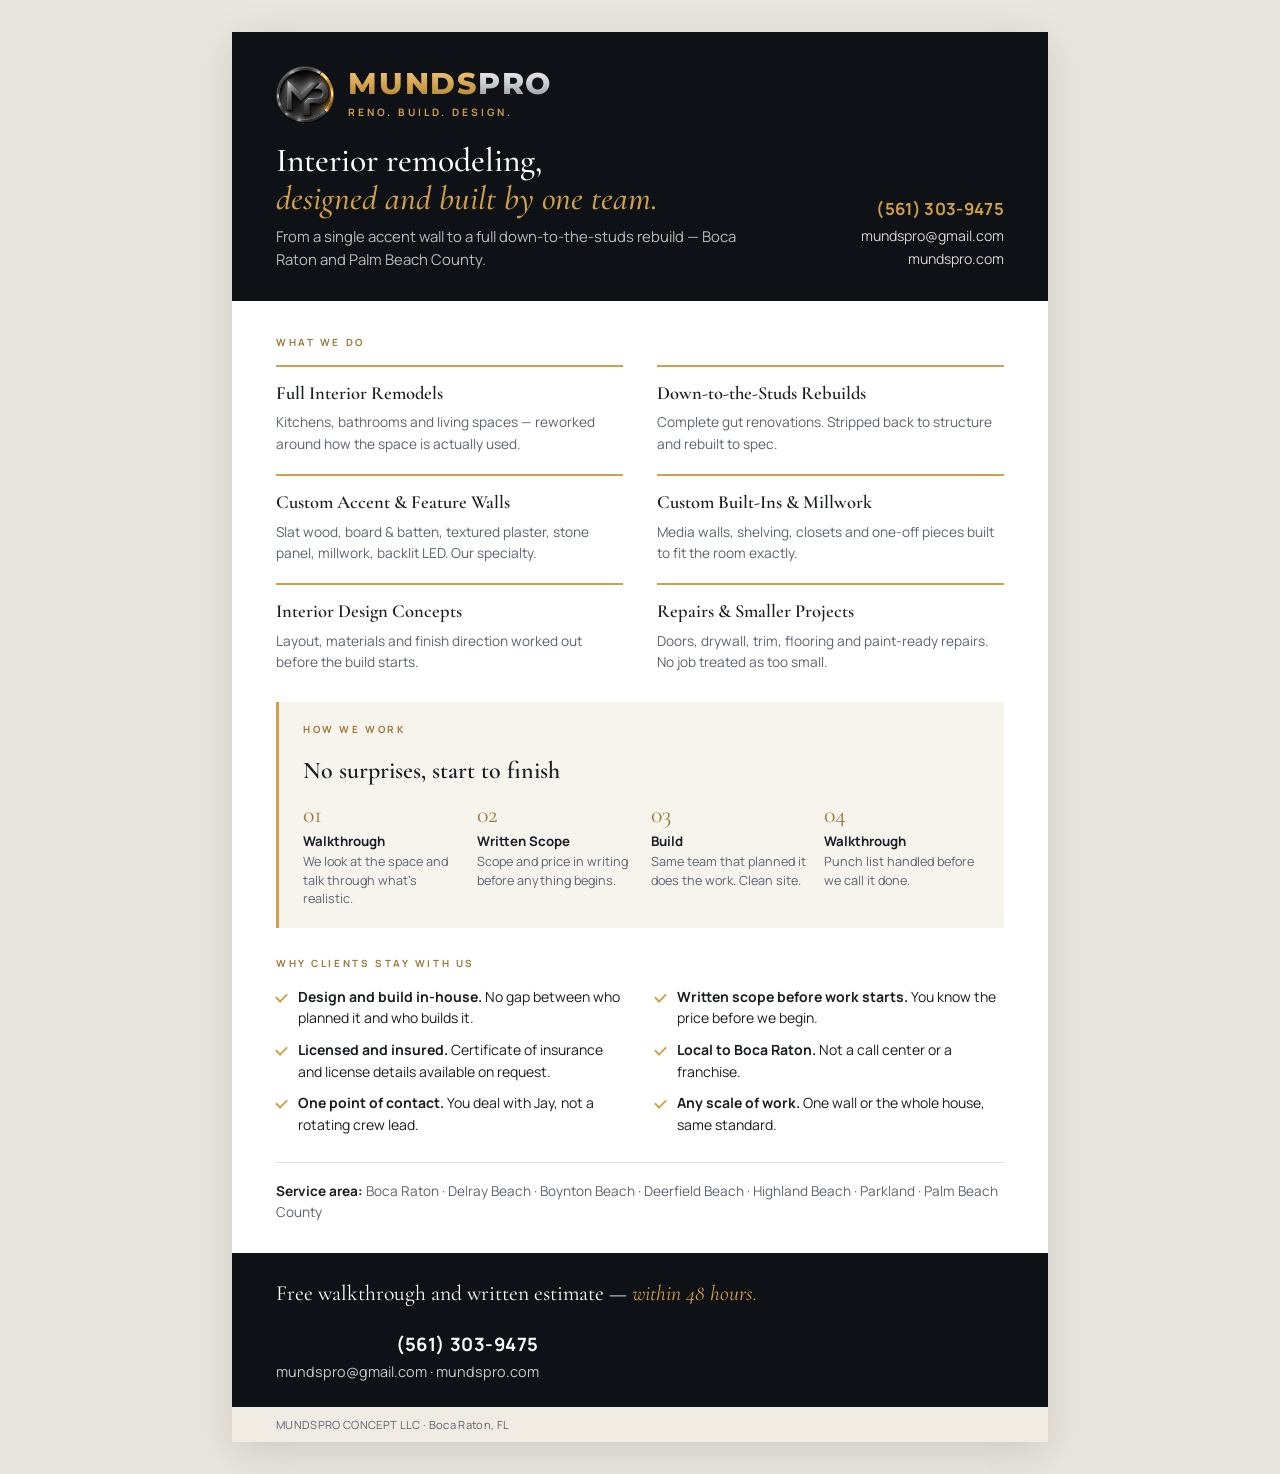
<file: services-sheet.html>
<!DOCTYPE html>
<html lang="en">
<head>
<meta charset="UTF-8">
<meta name="viewport" content="width=device-width, initial-scale=1.0">
<title>MUNDSPRO — Services</title>
<meta name="robots" content="noindex">
<link rel="icon" type="image/png" sizes="32x32" href="/assets/favicon-32.png">
<link rel="preconnect" href="https://fonts.googleapis.com">
<link rel="preconnect" href="https://fonts.gstatic.com" crossorigin>
<link href="https://fonts.googleapis.com/css2?family=Cormorant+Garamond:ital,wght@0,500;0,600;1,500&family=Manrope:wght@400;500;600;700&family=Montserrat:wght@800&display=swap" rel="stylesheet">
<style>
  :root {
    --ink: #0e1116; --paper: #ffffff; --soft: #f7f4ee;
    --text: #1a1d22; --muted: #5c6270;
    --gold: #d1a04a; --gold-dark: #9c7a3a;
    --line: rgba(14,17,22,0.12);
  }
  * { box-sizing: border-box; margin: 0; padding: 0; }
  body {
    font-family: 'Manrope', -apple-system, sans-serif;
    color: var(--text); background: #e9e6df;
    line-height: 1.55; -webkit-font-smoothing: antialiased;
    padding: 32px 16px;
  }
  .sheet {
    width: 8.5in; max-width: 100%; margin: 0 auto; background: var(--paper);
    box-shadow: 0 10px 40px rgba(0,0,0,0.12);
  }

  /* Header */
  .head { background: var(--ink); color: #fff; padding: 34px 44px 30px; }
  .brand { display: flex; align-items: center; gap: 14px; margin-bottom: 18px; }
  .brand img { width: 58px; height: 58px; }
  .wordmark { font-family: 'Montserrat', sans-serif; font-weight: 800; font-size: 1.85rem; letter-spacing: 0.06em; line-height: 1; }
  .wm-gold { background-image: linear-gradient(180deg,#f3d283,#d8a855 48%,#a97d30); -webkit-background-clip: text; background-clip: text; color: transparent; }
  .wm-steel { background-image: linear-gradient(180deg,#f4f4f6,#cfcfd2 48%,#8e9096); -webkit-background-clip: text; background-clip: text; color: transparent; }
  .tagline { font-size: 0.64rem; font-weight: 700; letter-spacing: 0.3em; text-transform: uppercase; color: var(--gold); margin-top: 6px; }
  .head h1 { font-family: 'Cormorant Garamond', serif; font-weight: 500; font-size: 2.1rem; line-height: 1.12; margin-bottom: 8px; }
  .head h1 em { font-style: italic; color: var(--gold); }
  .head p { color: #b9bcc3; font-size: 0.93rem; max-width: 52ch; }
  .headline-row { display: flex; justify-content: space-between; align-items: flex-end; gap: 24px; flex-wrap: wrap; }
  .contact-quick { text-align: right; font-size: 0.88rem; color: #d8d5cf; line-height: 1.7; white-space: nowrap; }
  .contact-quick strong { color: var(--gold); display: block; font-size: 1.05rem; letter-spacing: 0.02em; }

  /* Body */
  .body { padding: 34px 44px 30px; }
  .eyebrow { font-size: 0.62rem; font-weight: 700; letter-spacing: 0.26em; text-transform: uppercase; color: var(--gold-dark); margin-bottom: 14px; }
  h2 { font-family: 'Cormorant Garamond', serif; font-weight: 600; font-size: 1.5rem; margin-bottom: 4px; }

  .services { display: grid; grid-template-columns: 1fr 1fr; gap: 20px 34px; margin-bottom: 30px; }
  .svc { border-top: 2px solid var(--gold); padding-top: 12px; }
  .svc h3 { font-family: 'Cormorant Garamond', serif; font-size: 1.16rem; font-weight: 600; margin-bottom: 4px; }
  .svc p { font-size: 0.855rem; color: var(--muted); }

  .band { background: var(--soft); border-left: 3px solid var(--gold); padding: 20px 24px; margin-bottom: 28px; }
  .band h2 { margin-bottom: 10px; }
  .how { display: grid; grid-template-columns: repeat(4, 1fr); gap: 18px; }
  .how .n { font-family: 'Cormorant Garamond', serif; font-size: 1.5rem; color: var(--gold-dark); line-height: 1; margin-bottom: 4px; }
  .how h4 { font-size: 0.83rem; font-weight: 700; margin-bottom: 2px; }
  .how p { font-size: 0.79rem; color: var(--muted); line-height: 1.45; }

  .trust { display: grid; grid-template-columns: 1fr 1fr; gap: 10px 30px; margin-bottom: 26px; }
  .trust li { list-style: none; position: relative; padding-left: 22px; font-size: 0.875rem; }
  .trust li::before {
    content: ''; position: absolute; left: 0; top: 7px; width: 9px; height: 5px;
    border-left: 2px solid var(--gold); border-bottom: 2px solid var(--gold);
    transform: rotate(-45deg);
  }
  .trust li strong { font-weight: 700; }

  .area { font-size: 0.85rem; color: var(--muted); padding-top: 18px; border-top: 1px solid var(--line); }
  .area strong { color: var(--text); }

  /* CTA footer */
  .cta { background: var(--ink); color: #fff; padding: 24px 44px; display: flex; justify-content: space-between; align-items: center; gap: 20px; flex-wrap: wrap; }
  .cta .l { font-family: 'Cormorant Garamond', serif; font-size: 1.35rem; }
  .cta .l span { color: var(--gold); font-style: italic; }
  .cta .r { text-align: right; font-size: 0.9rem; color: #c8cbd1; line-height: 1.6; }
  .cta .r b { color: #fff; font-size: 1.15rem; display: block; letter-spacing: 0.03em; }
  .lic { background: #f0ece4; padding: 9px 44px; font-size: 0.7rem; color: var(--muted); letter-spacing: 0.03em; }

  @media print {
    @page { size: letter; margin: 0; }
    body { background: #fff; padding: 0; }
    .sheet { box-shadow: none; width: 100%; }
    .head, .cta { -webkit-print-color-adjust: exact; print-color-adjust: exact; }
    .band, .lic, .svc { -webkit-print-color-adjust: exact; print-color-adjust: exact; }
  }
  @media (max-width: 720px) {
    body { padding: 0; }
    .head, .body, .cta, .lic { padding-left: 22px; padding-right: 22px; }
    .services, .trust { grid-template-columns: 1fr; }
    .how { grid-template-columns: 1fr 1fr; }
    .headline-row, .cta { flex-direction: column; align-items: flex-start; }
    .contact-quick, .cta .r { text-align: left; }
  }
</style>
</head>
<body>
<div class="sheet">

  <header class="head">
    <div class="brand">
      <img src="assets/logo-badge.png" alt="">
      <div>
        <div class="wordmark"><span class="wm-gold">MUNDS</span><span class="wm-steel">PRO</span></div>
        <div class="tagline">Reno. Build. Design.</div>
      </div>
    </div>
    <div class="headline-row">
      <div>
        <h1>Interior remodeling,<br><em>designed and built by one team.</em></h1>
        <p>From a single accent wall to a full down-to-the-studs rebuild — Boca Raton and Palm Beach County.</p>
      </div>
      <div class="contact-quick">
        <strong>(561) 303-9475</strong>
        mundspro@gmail.com<br>
        mundspro.com
      </div>
    </div>
  </header>

  <main class="body">

    <p class="eyebrow">What We Do</p>
    <div class="services">
      <div class="svc">
        <h3>Full Interior Remodels</h3>
        <p>Kitchens, bathrooms and living spaces — reworked around how the space is actually used.</p>
      </div>
      <div class="svc">
        <h3>Down-to-the-Studs Rebuilds</h3>
        <p>Complete gut renovations. Stripped back to structure and rebuilt to spec.</p>
      </div>
      <div class="svc">
        <h3>Custom Accent &amp; Feature Walls</h3>
        <p>Slat wood, board &amp; batten, textured plaster, stone panel, millwork, backlit LED. Our specialty.</p>
      </div>
      <div class="svc">
        <h3>Custom Built-Ins &amp; Millwork</h3>
        <p>Media walls, shelving, closets and one-off pieces built to fit the room exactly.</p>
      </div>
      <div class="svc">
        <h3>Interior Design Concepts</h3>
        <p>Layout, materials and finish direction worked out before the build starts.</p>
      </div>
      <div class="svc">
        <h3>Repairs &amp; Smaller Projects</h3>
        <p>Doors, drywall, trim, flooring and paint-ready repairs. No job treated as too small.</p>
      </div>
    </div>

    <div class="band">
      <p class="eyebrow">How We Work</p>
      <h2>No surprises, start to finish</h2>
      <div class="how" style="margin-top:14px">
        <div><div class="n">01</div><h4>Walkthrough</h4><p>We look at the space and talk through what's realistic.</p></div>
        <div><div class="n">02</div><h4>Written Scope</h4><p>Scope and price in writing before anything begins.</p></div>
        <div><div class="n">03</div><h4>Build</h4><p>Same team that planned it does the work. Clean site.</p></div>
        <div><div class="n">04</div><h4>Walkthrough</h4><p>Punch list handled before we call it done.</p></div>
      </div>
    </div>

    <p class="eyebrow">Why Clients Stay With Us</p>
    <ul class="trust">
      <li><strong>Design and build in-house.</strong> No gap between who planned it and who builds it.</li>
      <li><strong>Written scope before work starts.</strong> You know the price before we begin.</li>
      <li><strong>Licensed and insured.</strong> Certificate of insurance and license details available on request.</li>
      <li><strong>Local to Boca Raton.</strong> Not a call center or a franchise.</li>
      <li><strong>One point of contact.</strong> You deal with Jay, not a rotating crew lead.</li>
      <li><strong>Any scale of work.</strong> One wall or the whole house, same standard.</li>
    </ul>

    <p class="area"><strong>Service area:</strong> Boca Raton · Delray Beach · Boynton Beach · Deerfield Beach · Highland Beach · Parkland · Palm Beach County</p>

  </main>

  <footer class="cta">
    <div class="l">Free walkthrough and written estimate — <span>within 48 hours.</span></div>
    <div class="r">
      <b>(561) 303-9475</b>
      mundspro@gmail.com · mundspro.com
    </div>
  </footer>
  <div class="lic">MUNDSPRO CONCEPT LLC · Boca Raton, FL</div>

</div>
</body>
</html>
</file>
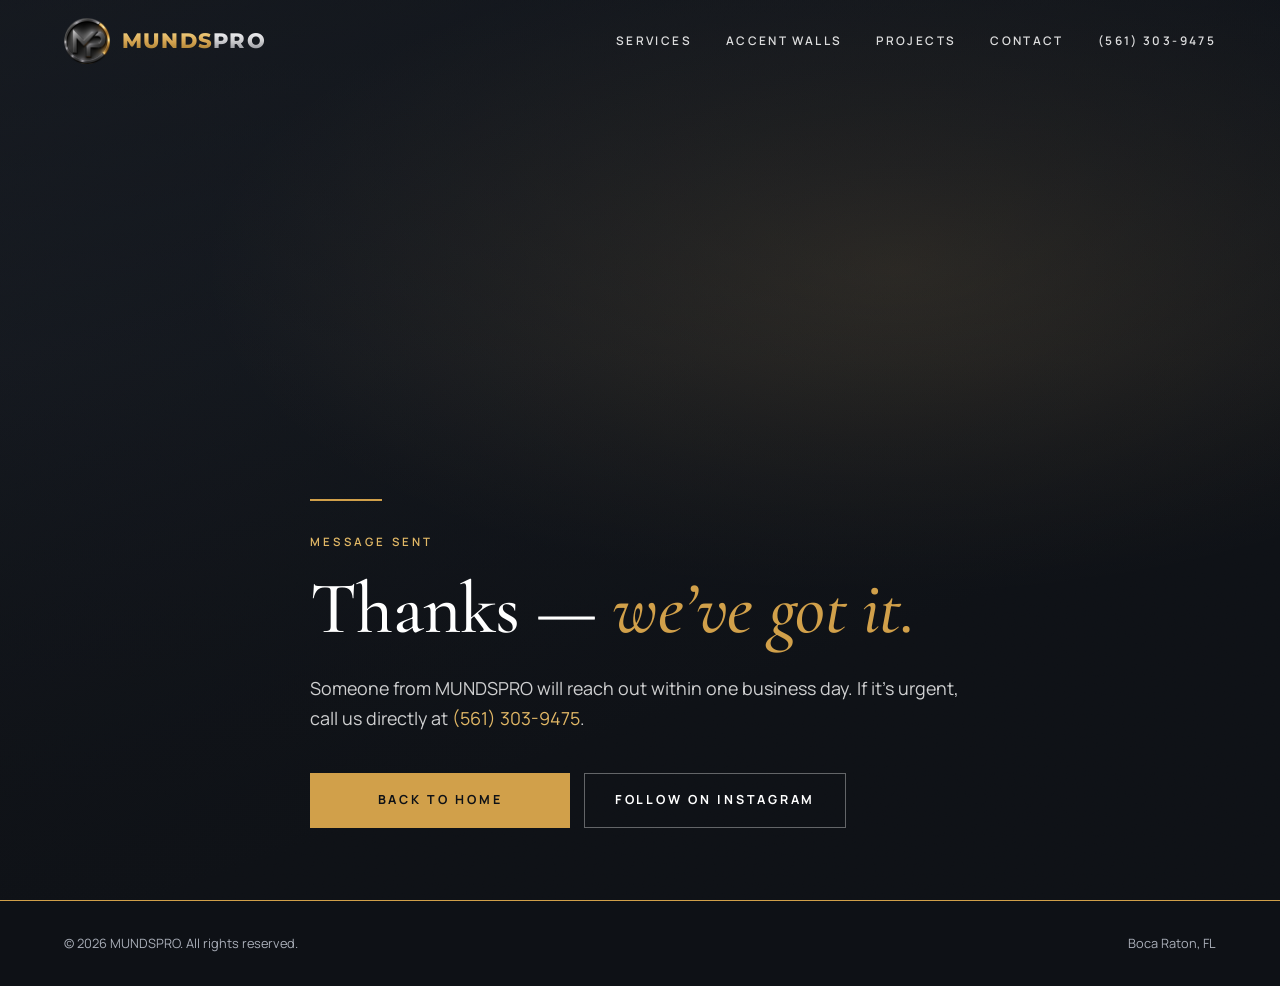
<file: thank-you.html>
<!DOCTYPE html>
<html lang="en">
<head>
<meta charset="UTF-8">
<meta name="viewport" content="width=device-width, initial-scale=1.0">
<title>Thank You | MUNDSPRO</title>
<meta name="robots" content="noindex">
<meta name="theme-color" content="#0e1116">
<link rel="icon" type="image/png" sizes="32x32" href="/assets/favicon-32.png">
<link rel="icon" type="image/png" sizes="192x192" href="/assets/favicon-192.png">
<link rel="apple-touch-icon" href="/assets/apple-touch-icon.png">
<link rel="preconnect" href="https://fonts.googleapis.com">
<link rel="preconnect" href="https://fonts.gstatic.com" crossorigin>
<link href="https://fonts.googleapis.com/css2?family=Cormorant+Garamond:ital,wght@0,500;0,600;1,500&family=Manrope:wght@400;500;600;700&family=Montserrat:wght@800&display=swap" rel="stylesheet">
<link rel="stylesheet" href="css/styles.css">
</head>
<body>

<header class="site-header" id="siteHeader">
  <div class="container header-inner">
    <a href="index.html" class="logo" aria-label="MUNDSPRO home">
      <img class="logo-badge" src="assets/logo-badge.png" alt="" width="46" height="46">
      <span class="wordmark"><span class="wm-gold">MUNDS</span><span class="wm-steel">PRO</span></span>
    </a>
    <button class="nav-toggle" id="navToggle" aria-label="Open menu" aria-expanded="false" aria-controls="siteNav">
      <span></span><span></span><span></span>
    </button>
    <nav class="nav" id="siteNav">
      <a href="index.html#services">Services</a>
      <a href="custom-wall-features.html">Accent Walls</a>
      <a href="index.html#portfolio">Projects</a>
      <a href="index.html#contact">Contact</a>
      <a href="tel:+15613039475" class="nav-phone">(561) 303-9475</a>
    </nav>
  </div>
</header>

<main>
  <section class="hero" style="min-height: 100svh;">
    <div class="container hero-inner">
      <div class="rule reveal"></div>
      <p class="eyebrow reveal reveal-d1" style="color: var(--gold-2)">Message Sent</p>
      <h1 class="reveal reveal-d1">Thanks &mdash; <em class="accent">we&rsquo;ve got it.</em></h1>
      <p class="lede reveal reveal-d2">Someone from MUNDSPRO will reach out within one business day. If it&rsquo;s urgent, call us directly at <a href="tel:+15613039475" style="color: var(--gold-2)">(561) 303-9475</a>.</p>
      <div class="hero-actions reveal reveal-d3">
        <a href="index.html" class="btn btn-gold">Back to Home</a>
        <a href="https://www.instagram.com/mundspro" target="_blank" rel="noopener" class="btn btn-outline-light">Follow on Instagram</a>
      </div>
    </div>
  </section>
</main>

<footer class="site-footer" style="padding: 32px 0;">
  <div class="container footer-bottom" style="margin-top: 0; padding-top: 0; border-top: 0;">
    <span>&copy; <span id="year"></span> MUNDSPRO. All rights reserved.</span>
    <span>Boca Raton, FL</span>
  </div>
</footer>

<script src="js/main.js"></script>
</body>
</html>
</file>
<file: css/styles.css>
:root {
  --ink: #0e1116;
  --ink-2: #161b22;
  --ink-3: #1f2630;
  --paper: #f7f4ee;
  --paper-2: #efebe3;
  --white: #ffffff;
  --text: #1a1d22;
  --text-soft: #5c6270;
  --text-on-dark: #e9e6df;
  --text-on-dark-soft: #a9aeb8;
  --gold: #d1a04a;
  --gold-2: #e2b866;
  --gold-dark: #9c7a3a;
  --steel: #cfcfd2;
  --line: rgba(14, 17, 22, 0.1);
  --line-dark: rgba(255, 255, 255, 0.1);
  --font-display: 'Cormorant Garamond', 'Times New Roman', serif;
  --font-body: 'Manrope', -apple-system, BlinkMacSystemFont, 'Segoe UI', sans-serif;
  --max: 1200px;
  --gutter: 24px;
  --ease: cubic-bezier(0.22, 1, 0.36, 1);
}

*, *::before, *::after { box-sizing: border-box; margin: 0; padding: 0; }
html { scroll-behavior: smooth; -webkit-text-size-adjust: 100%; }
body {
  font-family: var(--font-body);
  font-size: 1rem;
  line-height: 1.65;
  color: var(--text);
  background: var(--paper);
  -webkit-font-smoothing: antialiased;
  overflow-x: hidden;
}
img { max-width: 100%; display: block; }
a { color: inherit; text-decoration: none; }
button { font: inherit; }
:focus-visible { outline: 2px solid var(--gold); outline-offset: 3px; }

.container { max-width: var(--max); margin: 0 auto; padding: 0 var(--gutter); }

h1, h2, h3, .display {
  font-family: var(--font-display);
  font-weight: 500;
  line-height: 1.08;
  letter-spacing: -0.01em;
  color: var(--text);
}
h1 { font-size: clamp(2.6rem, 6.2vw, 4.6rem); }
h2 { font-size: clamp(2rem, 4.2vw, 3.2rem); }
h3 { font-size: clamp(1.45rem, 2.2vw, 1.85rem); }
em.accent { font-style: italic; color: var(--gold); }

.eyebrow {
  display: inline-block;
  font-size: 0.72rem;
  font-weight: 600;
  letter-spacing: 0.28em;
  text-transform: uppercase;
  color: var(--gold-dark);
  margin-bottom: 18px;
}
.hero .eyebrow, .section-dark .eyebrow, .signature .eyebrow, .cta-band .eyebrow { color: var(--gold-2); }
.rule { width: 72px; height: 2px; background: var(--gold); margin: 22px 0 26px; }
.lede { font-size: 1.1rem; color: var(--text-soft); max-width: 60ch; }
.center { text-align: center; }
.center .rule { margin-left: auto; margin-right: auto; }
.center .lede { margin-left: auto; margin-right: auto; }

.section { padding: clamp(80px, 10vw, 128px) 0; }
.section-dark { background: var(--ink); color: var(--text-on-dark); }
.section-dark h2, .section-dark h3 { color: var(--white); }
.section-dark .lede { color: var(--text-on-dark-soft); }
.section-paper2 { background: var(--paper-2); }

/* Buttons */
.btn {
  display: inline-flex;
  align-items: center;
  justify-content: center;
  gap: 10px;
  padding: 16px 30px;
  font-size: 0.78rem;
  font-weight: 700;
  letter-spacing: 0.22em;
  text-transform: uppercase;
  border: 1px solid transparent;
  cursor: pointer;
  transition: background 0.3s var(--ease), color 0.3s var(--ease), border-color 0.3s var(--ease), transform 0.3s var(--ease);
}
.btn:hover { transform: translateY(-2px); }
.btn-gold { background: var(--gold); color: var(--ink); border-color: var(--gold); }
.btn-gold:hover { background: var(--gold-2); border-color: var(--gold-2); }
.btn-outline-light { border-color: rgba(255,255,255,0.35); color: var(--white); background: transparent; }
.btn-outline-light:hover { border-color: var(--white); background: rgba(255,255,255,0.06); }
.btn-outline-dark { border-color: var(--ink); color: var(--ink); background: transparent; }
.btn-outline-dark:hover { background: var(--ink); color: var(--white); }
.btn-block { width: 100%; }
.link-more {
  display: inline-flex;
  align-items: center;
  gap: 10px;
  font-size: 0.74rem;
  font-weight: 700;
  letter-spacing: 0.24em;
  text-transform: uppercase;
  color: var(--gold-dark);
  transition: gap 0.3s var(--ease), color 0.3s var(--ease);
}
.link-more:hover { gap: 16px; color: var(--gold); }
.section-dark .link-more { color: var(--gold-2); }

/* Media placeholders: real image if present, elegant gradient underneath */
.media {
  position: relative;
  overflow: hidden;
  background-color: var(--ink-3);
  background-image: var(--img), var(--fallback, linear-gradient(135deg, #2a2f38, #14181e));
  background-size: cover;
  background-position: center;
  isolation: isolate;
}
.media::after {
  content: '';
  position: absolute; inset: 0;
  background:
    radial-gradient(120% 80% at 80% 0%, rgba(207,174,110,0.18), transparent 60%),
    linear-gradient(180deg, rgba(0,0,0,0) 55%, rgba(0,0,0,0.35));
  pointer-events: none;
}
.media .media-tag {
  position: absolute; left: 18px; bottom: 16px; z-index: 1;
  font-size: 0.68rem; font-weight: 700; letter-spacing: 0.22em; text-transform: uppercase;
  color: rgba(255,255,255,0.85);
}
.fb-1 { --fallback: linear-gradient(135deg, #3a3129, #14181e); }
.fb-2 { --fallback: linear-gradient(135deg, #2c2f36, #0e1116); }
.fb-3 { --fallback: linear-gradient(135deg, #4a3a2a, #1a1d22); }
.fb-4 { --fallback: linear-gradient(135deg, #2e3a44, #101418); }
.fb-5 { --fallback: linear-gradient(135deg, #3f3a33, #16191e); }
.fb-6 { --fallback: linear-gradient(135deg, #33302b, #0f1216); }

/* Header */
.site-header {
  position: fixed; top: 0; left: 0; right: 0; z-index: 100;
  padding: 18px 0;
  transition: background 0.4s var(--ease), padding 0.4s var(--ease), box-shadow 0.4s var(--ease);
  color: var(--white);
}
.site-header.scrolled {
  background: rgba(14, 17, 22, 0.86);
  backdrop-filter: blur(14px);
  -webkit-backdrop-filter: blur(14px);
  padding: 12px 0;
  box-shadow: 0 1px 0 rgba(255,255,255,0.06);
}
.site-header.on-light { color: var(--ink); }
.site-header.on-light.scrolled { background: rgba(247, 244, 238, 0.9); box-shadow: 0 1px 0 var(--line); }
.header-inner { display: flex; align-items: center; justify-content: space-between; gap: 24px; }
.logo { display: inline-flex; align-items: center; gap: 12px; line-height: 1; }
.logo-badge { width: 46px; height: 46px; flex: none; display: block; }
.wordmark { display: inline-flex; font-family: 'Montserrat', var(--font-body); font-weight: 800; font-size: 1.3rem; letter-spacing: 0.06em; line-height: 1; }
.wm-gold, .wm-steel { -webkit-background-clip: text; background-clip: text; color: transparent; }
.wm-gold { background-image: linear-gradient(180deg, #f3d283 0%, #d8a855 48%, #a97d30 100%); }
.wm-steel { background-image: linear-gradient(180deg, #f4f4f6 0%, #cfcfd2 48%, #8e9096 100%); }
.footer-brand .logo-badge { width: 64px; height: 64px; }
.footer-brand .wordmark { font-size: 1.6rem; }
.footer-tagline { font-size: 0.68rem; font-weight: 700; letter-spacing: 0.32em; text-transform: uppercase; color: var(--gold-2); margin: -4px 0 18px; }
.nav { display: flex; align-items: center; gap: 34px; }
.nav a { font-size: 0.74rem; font-weight: 600; letter-spacing: 0.2em; text-transform: uppercase; opacity: 0.85; white-space: nowrap; transition: opacity 0.2s; }
@media (max-width: 1200px) { .nav { gap: 22px; } .nav a { letter-spacing: 0.14em; } }
.nav a:hover { opacity: 1; color: var(--gold-2); }
.nav .btn { padding: 12px 22px; font-size: 0.7rem; }
.nav-toggle {
  display: none; width: 44px; height: 44px; border: 0; background: transparent; cursor: pointer;
  flex-direction: column; justify-content: center; align-items: center; gap: 6px;
}
.nav-toggle span { width: 26px; height: 1.5px; background: currentColor; transition: transform 0.3s var(--ease), opacity 0.3s; }
.nav-toggle[aria-expanded="true"] span:nth-child(1) { transform: translateY(7.5px) rotate(45deg); }
.nav-toggle[aria-expanded="true"] span:nth-child(2) { opacity: 0; }
.nav-toggle[aria-expanded="true"] span:nth-child(3) { transform: translateY(-7.5px) rotate(-45deg); }

/* Hero */
.hero {
  position: relative;
  min-height: 100svh;
  display: flex; align-items: flex-end;
  padding: 140px 0 72px;
  color: var(--white);
  background-color: var(--ink);
  background-image: var(--img, none), radial-gradient(90% 60% at 70% 30%, rgba(184,149,90,0.22), transparent 60%), linear-gradient(160deg, #1c2129 0%, #0e1116 70%);
  background-size: cover; background-position: center;
  isolation: isolate;
}
.hero::before {
  content: '';
  position: absolute; inset: 0; z-index: -1;
  background: linear-gradient(180deg, rgba(14,17,22,0.55) 0%, rgba(14,17,22,0.25) 40%, rgba(14,17,22,0.85) 100%);
}
.hero::after {
  content: '';
  position: absolute; inset: 0; z-index: -1; opacity: 0.06; mix-blend-mode: overlay;
  background-image: url("data:image/svg+xml,%3Csvg xmlns='http://www.w3.org/2000/svg' width='160' height='160'%3E%3Cfilter id='n'%3E%3CfeTurbulence type='fractalNoise' baseFrequency='0.9' numOctaves='2' stitchTiles='stitch'/%3E%3C/filter%3E%3Crect width='100%25' height='100%25' filter='url(%23n)'/%3E%3C/svg%3E");
}
.hero-inner { max-width: 760px; }
.hero .rule { margin: 0 0 26px; }
.hero h1 { color: var(--white); margin-bottom: 26px; }
.hero .lede { color: rgba(255,255,255,0.8); font-size: 1.12rem; margin-bottom: 40px; }
.hero-actions { display: flex; flex-wrap: wrap; gap: 14px; }
.hero-actions .btn { min-width: 260px; }
.hero-scroll {
  position: absolute; right: var(--gutter); bottom: 32px;
  font-size: 0.66rem; letter-spacing: 0.28em; text-transform: uppercase; color: rgba(255,255,255,0.6);
  writing-mode: vertical-rl; transform: rotate(180deg);
}

/* Ticker */
.ticker { background: var(--gold); color: var(--ink); overflow: hidden; border-top: 1px solid rgba(0,0,0,0.08); }
.ticker-track { display: flex; width: max-content; animation: ticker 38s linear infinite; }
.ticker-track span { padding: 14px 32px; font-size: 0.72rem; font-weight: 700; letter-spacing: 0.26em; text-transform: uppercase; white-space: nowrap; }
.ticker-track span::after { content: '◆'; margin-left: 32px; font-size: 0.5rem; vertical-align: middle; opacity: 0.7; }
@keyframes ticker { from { transform: translateX(0); } to { transform: translateX(-50%); } }

/* Intro split */
.split { display: grid; grid-template-columns: 1.1fr 0.9fr; gap: clamp(40px, 6vw, 96px); align-items: center; }
.split .media { aspect-ratio: 4 / 5; }
.split.reverse .media { order: -1; }
.stat-row { display: grid; grid-template-columns: repeat(3, 1fr); gap: 24px; margin-top: 44px; padding-top: 32px; border-top: 1px solid var(--line); }
.section-dark .stat-row { border-top-color: var(--line-dark); }
.stat strong { display: block; font-family: var(--font-display); font-size: 1.6rem; font-weight: 500; line-height: 1.1; margin-bottom: 6px; }
.stat span { font-size: 0.78rem; letter-spacing: 0.08em; text-transform: uppercase; color: var(--text-soft); }
.section-dark .stat span { color: var(--text-on-dark-soft); }

/* Services (large photo cards) */
.services-grid { display: grid; grid-template-columns: repeat(2, 1fr); gap: clamp(28px, 4vw, 56px) clamp(24px, 3vw, 40px); margin-top: 56px; }
.svc { display: flex; flex-direction: column; }
.svc .media { aspect-ratio: 16 / 10; margin-bottom: 26px; transition: transform 0.6s var(--ease); }
.svc:hover .media { transform: translateY(-4px); }
.svc .media-tag { display: none; }
.svc h3 { margin-bottom: 10px; transition: color 0.3s; }
.svc:hover h3 { color: var(--gold-dark); }
.svc p { color: var(--text-soft); margin-bottom: 18px; max-width: 48ch; }
.svc.featured { grid-column: 1 / -1; }
.svc.featured .media { aspect-ratio: 21 / 9; }

/* Signature dark band */
.signature { background: var(--ink); color: var(--text-on-dark); padding: 0; }
.signature .split { gap: 0; align-items: stretch; }
.signature .media { aspect-ratio: auto; min-height: 520px; }
.signature .copy { padding: clamp(56px, 7vw, 112px) clamp(28px, 6vw, 96px); }
.signature h2 { color: var(--white); }
.signature p { color: var(--text-on-dark-soft); margin-bottom: 18px; }
.signature ul { list-style: none; margin: 26px 0 36px; display: grid; grid-template-columns: repeat(2, 1fr); gap: 12px 24px; }
.signature li { position: relative; padding-left: 20px; font-size: 0.95rem; }
.signature li::before { content: ''; position: absolute; left: 0; top: 0.65em; width: 8px; height: 1px; background: var(--gold); }

/* Process */
.process-grid { display: grid; grid-template-columns: repeat(4, 1fr); gap: 32px; margin-top: 56px; }
.step { position: relative; padding-top: 22px; border-top: 1px solid var(--line); }
.step .num { font-family: var(--font-display); font-size: 2.6rem; line-height: 1; color: var(--gold); margin-bottom: 14px; }
.step h3 { font-size: 1.3rem; margin-bottom: 8px; }
.step p { color: var(--text-soft); font-size: 0.95rem; }

/* Portfolio */
.portfolio-grid { display: grid; grid-template-columns: repeat(3, 1fr); grid-auto-rows: 260px; gap: 16px; margin-top: 56px; }
.portfolio-grid .media { transition: transform 0.6s var(--ease); }
.portfolio-grid .media:hover { transform: scale(1.015); }
.portfolio-grid .tall { grid-row: span 2; }
.portfolio-grid .wide { grid-column: span 2; }

/* Reviews / trust */
.trust-grid { display: grid; grid-template-columns: repeat(3, 1fr); gap: 24px; margin-top: 56px; }
.trust-card { padding: 34px 30px; border: 1px solid var(--line-dark); background: var(--ink-2); }
.trust-card .k { font-family: var(--font-display); font-size: 1.5rem; color: var(--white); margin-bottom: 8px; }
.trust-card p { color: var(--text-on-dark-soft); font-size: 0.95rem; margin-bottom: 18px; }

/* Areas */
.areas { display: flex; flex-wrap: wrap; gap: 10px 14px; margin-top: 28px; }
.areas span { padding: 10px 16px; border: 1px solid var(--line); font-size: 0.78rem; letter-spacing: 0.12em; text-transform: uppercase; color: var(--text-soft); background: var(--white); }

/* FAQ */
.faq { max-width: 820px; margin: 48px auto 0; border-top: 1px solid var(--line); }
.faq details { border-bottom: 1px solid var(--line); }
.faq summary { cursor: pointer; list-style: none; padding: 22px 0; display: flex; justify-content: space-between; align-items: center; gap: 24px; font-family: var(--font-display); font-size: 1.35rem; }
.faq summary::-webkit-details-marker { display: none; }
.faq summary::after { content: '+'; font-family: var(--font-body); color: var(--gold); font-size: 1.4rem; transition: transform 0.3s var(--ease); }
.faq details[open] summary::after { transform: rotate(45deg); }
.faq .a { padding: 0 0 24px; color: var(--text-soft); max-width: 68ch; }

/* CTA band */
.cta-band { background: var(--ink); color: var(--white); padding: clamp(72px, 9vw, 112px) 0; text-align: center; border-top: 1px solid var(--gold); }
.cta-band h2 { color: var(--white); margin-bottom: 14px; }
.cta-band p { color: var(--text-on-dark-soft); margin-bottom: 32px; }

/* Contact */
.contact-grid { display: grid; grid-template-columns: 0.9fr 1.1fr; gap: clamp(40px, 6vw, 96px); margin-top: 8px; }
.contact-list { list-style: none; margin-top: 30px; display: grid; gap: 22px; }
.contact-list li { display: grid; gap: 4px; }
.contact-list strong { font-size: 0.7rem; letter-spacing: 0.24em; text-transform: uppercase; color: var(--gold-dark); }
.contact-list a:hover { color: var(--gold-dark); }
.form { background: var(--white); border: 1px solid var(--line); padding: clamp(28px, 4vw, 44px); display: grid; gap: 18px; }
.field { display: grid; gap: 8px; }
.field label { font-size: 0.7rem; letter-spacing: 0.22em; text-transform: uppercase; font-weight: 700; color: var(--text-soft); }
.field input, .field select, .field textarea {
  width: 100%; padding: 14px 16px; border: 1px solid var(--line); background: var(--paper);
  font: inherit; font-size: 0.98rem; color: var(--text); transition: border-color 0.2s;
}
.field input:focus, .field select:focus, .field textarea:focus { outline: none; border-color: var(--gold); background: var(--white); }
.field-row { display: grid; grid-template-columns: 1fr 1fr; gap: 18px; }
.form-note { font-size: 0.82rem; color: var(--text-soft); }

/* Footer */
.site-footer { background: var(--ink); color: var(--text-on-dark-soft); border-top: 1px solid var(--gold); padding: clamp(64px, 8vw, 96px) 0 36px; }
.footer-grid { display: grid; grid-template-columns: 1.4fr 0.8fr 1fr 1fr; gap: 48px; }
.footer-brand .logo { color: var(--white); margin-bottom: 20px; }
.footer-brand p { max-width: 38ch; margin-bottom: 22px; font-size: 0.95rem; }
.social { display: flex; gap: 16px; }
.social a { display: inline-flex; width: 40px; height: 40px; align-items: center; justify-content: center; border: 1px solid var(--line-dark); transition: border-color 0.3s, color 0.3s; }
.social a:hover { border-color: var(--gold); color: var(--gold-2); }
.social svg { width: 18px; height: 18px; }
.footer-col h4 { font-size: 0.7rem; letter-spacing: 0.26em; text-transform: uppercase; color: var(--gold); margin-bottom: 20px; font-weight: 700; }
.footer-col ul { list-style: none; display: grid; gap: 12px; }
.footer-col a { transition: color 0.2s; }
.footer-col a:hover { color: var(--white); }
.footer-col .btn { margin-top: 22px; }
.footer-contact li { display: flex; gap: 12px; align-items: flex-start; }
.footer-contact svg { width: 16px; height: 16px; flex: none; margin-top: 4px; color: var(--gold); }
.footer-bottom { margin-top: 56px; padding-top: 24px; border-top: 1px solid var(--line-dark); display: flex; flex-wrap: wrap; justify-content: space-between; gap: 10px; font-size: 0.8rem; }

/* Reveal animations */
.reveal { opacity: 0; transform: translateY(24px); transition: opacity 0.9s var(--ease), transform 0.9s var(--ease); }
.reveal.in { opacity: 1; transform: none; }
.reveal-d1 { transition-delay: 0.1s; } .reveal-d2 { transition-delay: 0.2s; } .reveal-d3 { transition-delay: 0.3s; }

@media (prefers-reduced-motion: reduce) {
  html { scroll-behavior: auto; }
  .reveal { opacity: 1; transform: none; transition: none; }
  .ticker-track { animation: none; }
  .btn:hover, .svc:hover .media, .portfolio-grid .media:hover { transform: none; }
}

/* Mobile nav drawer */
@media (max-width: 900px) {
  .nav-toggle { display: flex; }
  .nav {
    position: fixed; inset: 0; z-index: 90;
    flex-direction: column; justify-content: center; align-items: flex-start; gap: 28px;
    padding: 110px var(--gutter) 48px;
    background: var(--ink); color: var(--white);
    transform: translateX(100%); transition: transform 0.45s var(--ease);
  }
  .nav.open { transform: none; }
  .nav a { font-family: var(--font-display); font-size: 2rem; letter-spacing: 0; text-transform: none; font-weight: 500; opacity: 1; }
  .nav .btn { font-family: var(--font-body); font-size: 0.76rem; letter-spacing: 0.22em; text-transform: uppercase; margin-top: 12px; width: 100%; }
  .nav .nav-phone { font-family: var(--font-body); font-size: 1rem; letter-spacing: 0.08em; color: var(--gold-2); }
  body.nav-open { overflow: hidden; }
  .site-header .nav-toggle { position: relative; z-index: 95; }
  body.nav-open .site-header { color: var(--white); }
}

/* Responsive */
@media (max-width: 1024px) {
  .footer-grid { grid-template-columns: 1fr 1fr; }
  .process-grid { grid-template-columns: repeat(2, 1fr); }
  .trust-grid { grid-template-columns: 1fr; }
}
@media (max-width: 900px) {
  .split, .signature .split, .contact-grid { grid-template-columns: 1fr; }
  .split.reverse .media { order: 0; }
  .split .media { aspect-ratio: 4 / 3; }
  .signature .split .media { aspect-ratio: auto; min-height: 360px; }
  .services-grid { grid-template-columns: 1fr; }
  .svc.featured .media { aspect-ratio: 16 / 10; }
  .portfolio-grid { grid-template-columns: repeat(2, 1fr); grid-auto-rows: 200px; }
  .portfolio-grid .wide { grid-column: span 2; }
  .signature ul { grid-template-columns: 1fr; }
  .hero { padding: 120px 0 64px; min-height: 92svh; }
  .hero-actions .btn { width: 100%; }
  .hero-scroll { display: none; }
}
@media (max-width: 600px) {
  :root { --gutter: 20px; }
  .stat-row { grid-template-columns: 1fr; gap: 18px; }
  .process-grid { grid-template-columns: 1fr; }
  .portfolio-grid { grid-template-columns: 1fr; grid-auto-rows: 220px; }
  .portfolio-grid .wide, .portfolio-grid .tall { grid-column: auto; grid-row: auto; }
  .field-row { grid-template-columns: 1fr; }
  .footer-grid { grid-template-columns: 1fr; gap: 40px; }
  .footer-bottom { flex-direction: column; }
}
</file>
